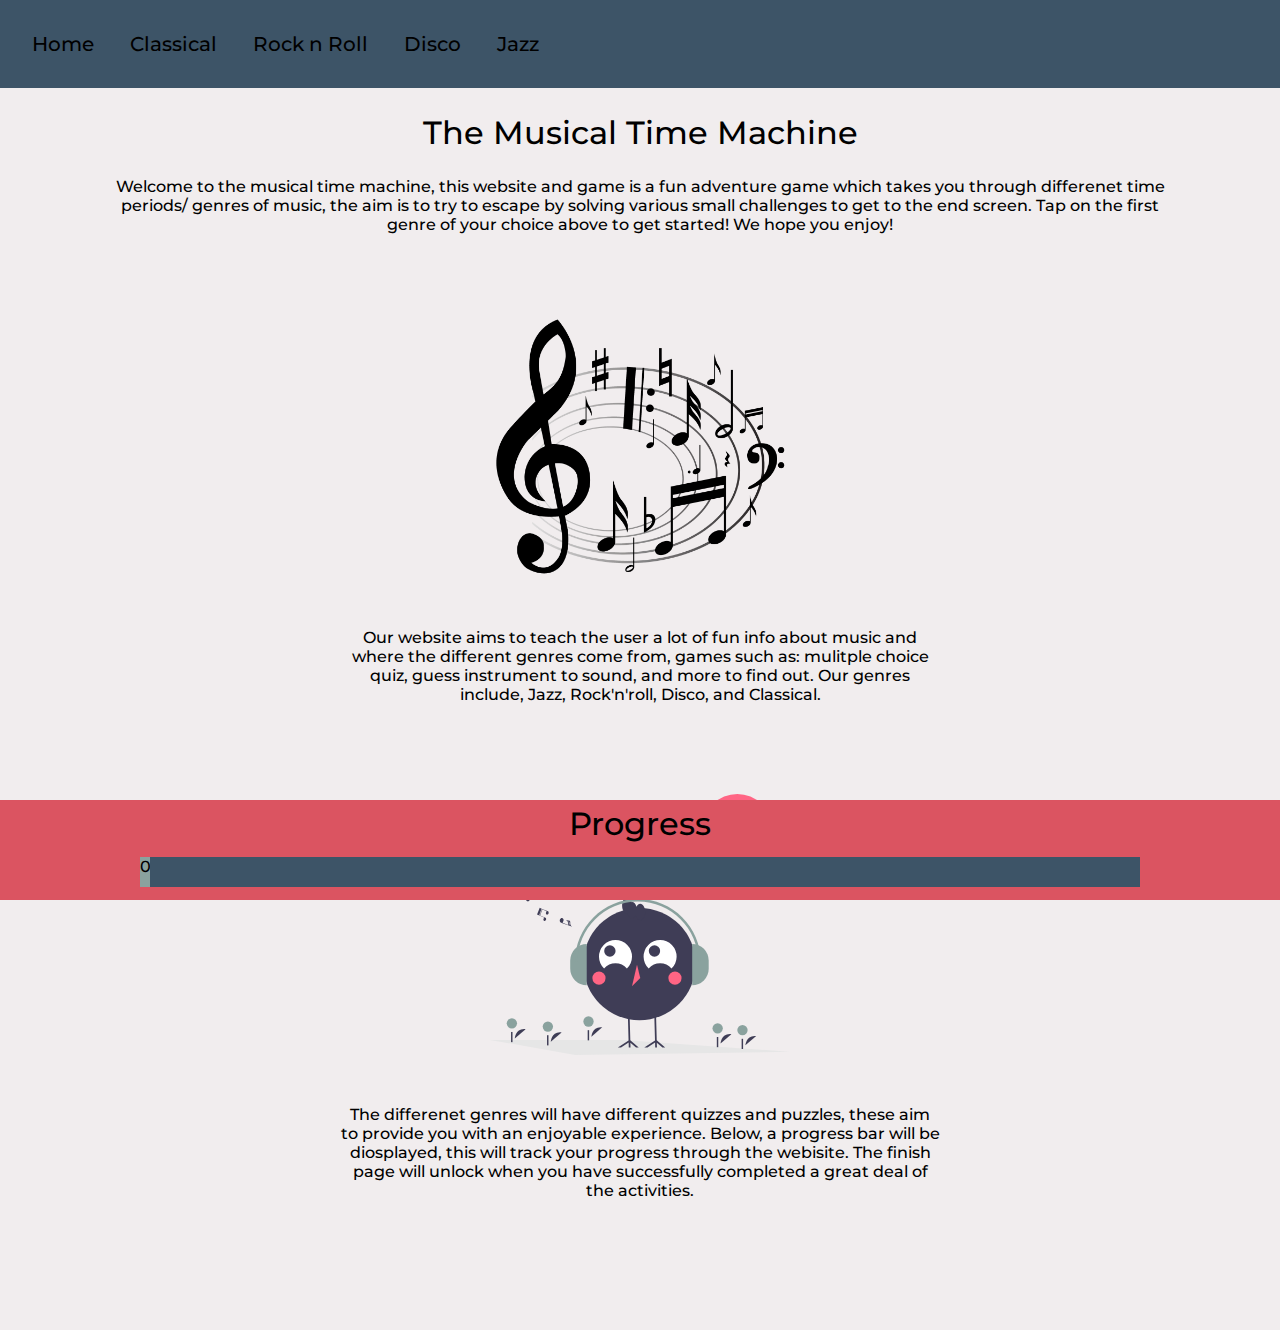
<file: index.html>
<!DOCTYPE html>
<html lang="en">
<head>
    <link rel="Stylesheet" href="Music_stylesheet.css">
    <meta charset="UTF-8">  
    <meta name="viewport" content="width=device-width, initial-scale=1.0"> 

    <link rel="preconnect" href="https://fonts.googleapis.com">
    <link rel="preconnect" href="https://fonts.gstatic.com" crossorigin>
    <link href="https://fonts.googleapis.com/css2?family=Inconsolata:wght@200..900&family=Instrument+Sans:ital,wght@0,400..700;1,400..700&family=Montserrat:ital,wght@0,100..900;1,100..900&family=Special+Gothic+Expanded+One&display=swap" rel="stylesheet">

    <title> The Musical Time Machine </title>
</head>

<body>
    <div id="navigation_bar">
        <ul>
            <li><a href='index.html'>Home</a></li>
            <li><a href='Classical.html'>Classical</a></li>
            <li><a href='Rock_n_roll.html'>Rock n Roll</a></li>
            <li><a href='Disco.html'>Disco</a></li>
            <li><a href='Jazz_Period.html'>Jazz</a></li>
        </ul>
    </div>

    <div id="index_description">
        <h1>The Musical Time Machine</h1>
        <p>Welcome to the musical time machine, this website and game is a fun adventure game which takes you through differenet time periods/ genres of music, the aim is to try to escape by solving various small challenges to get to the end screen. Tap on the first genre of your choice above to get started! We hope you enjoy!</p>
    </div>

    <section id="overview">
        <div class="overview-item">
            <img src="./Images/Musical_notes.png" alt="Musical Notes" width="250px">
            <p>Our website aims to teach the user a lot of fun info about music and where the different genres come from, games such as: mulitple choice quiz, guess instrument to sound, and more to find out. Our genres include, Jazz, Rock'n'roll, Disco, and Classical. </p>
        </div>

        <div class="overview-item">
            <img src="./Images/happy-music.svg" alt="Happy bird icon" width="250px">
            <p>The differenet genres will have different quizzes and puzzles, these aim to provide you with an enjoyable experience. Below, a progress bar will be diosplayed, this will track your progress through the webisite. The finish page will unlock when you have successfully completed a great deal of the activities. </p>
        </div>
    </section>

    <div id="footer">   <!-- This Section will contain the Progress Bar and any additional info to be added. -->
       <h1>Progress</h1>

       <div id="progressBar">
            <div id="userProgress"><p id="progressAmount"></p></div>
        </div>
    </div>

    <script src="script.js"></script>
</body>
</html>
</file>
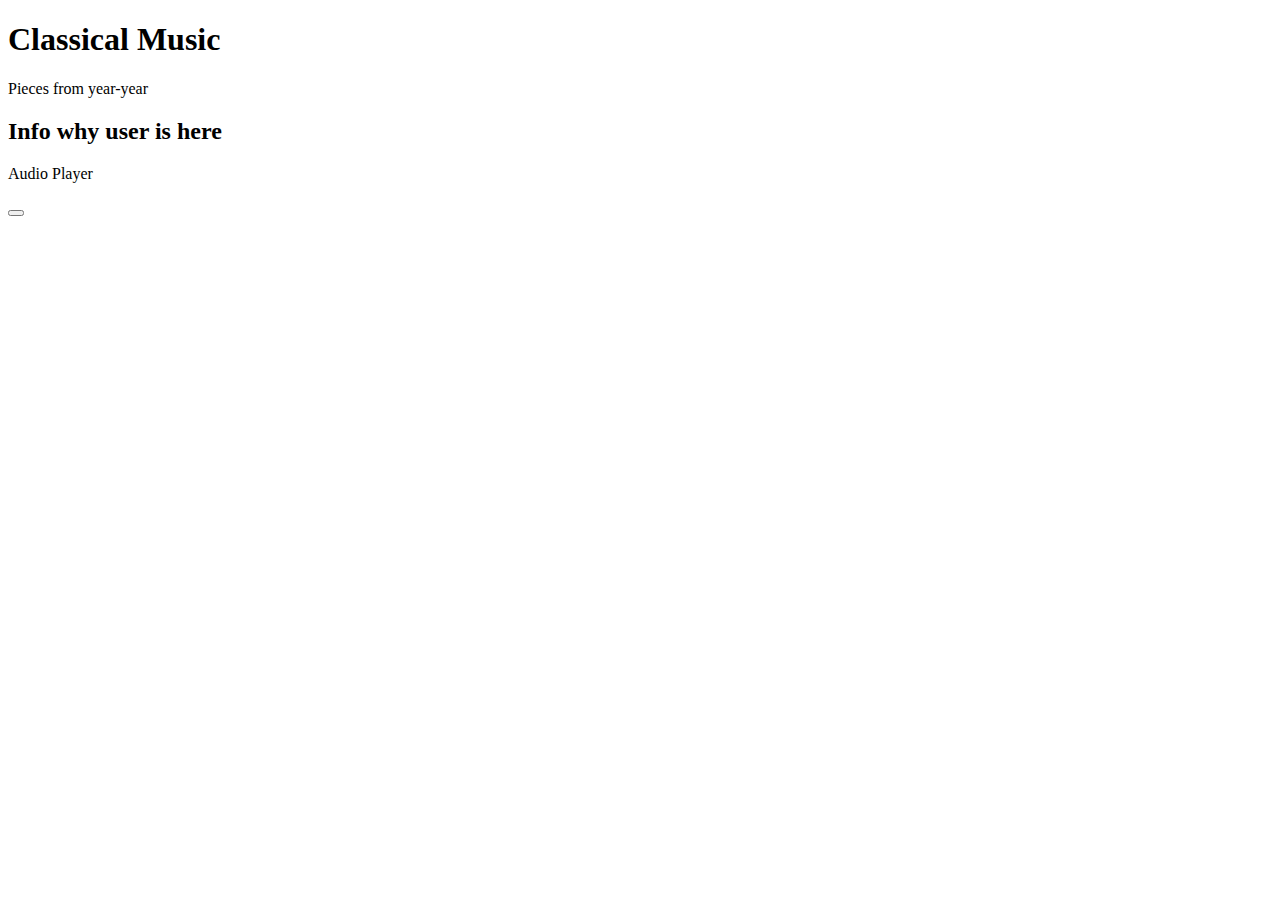
<file: classical.html>
<!DOCTYPE html>
<html lang="en">
<head>
    <meta charset="UTF-8">
    <meta name="viewport" content="width=device-width, initial-scale=1.0">
    <title>Classical</title>
</head>
<body>
    <h1>Classical Music</h1>
    <p>Pieces from year-year</p>

    <h2>Info why user is here</h2>

    <div id="audio-player-container">
        <p>Audio Player</p>
        <!-- swaps with pause icon -->
        <button id="play-icon"></button>
    </div>

    <div id="audio-options">
        
    </div>

    <section id="classical-quiz">
        <div id="quiz-question"></div>

        <div id="quiz-options">

        </div>
    </section>
</body>
</html>
</file>
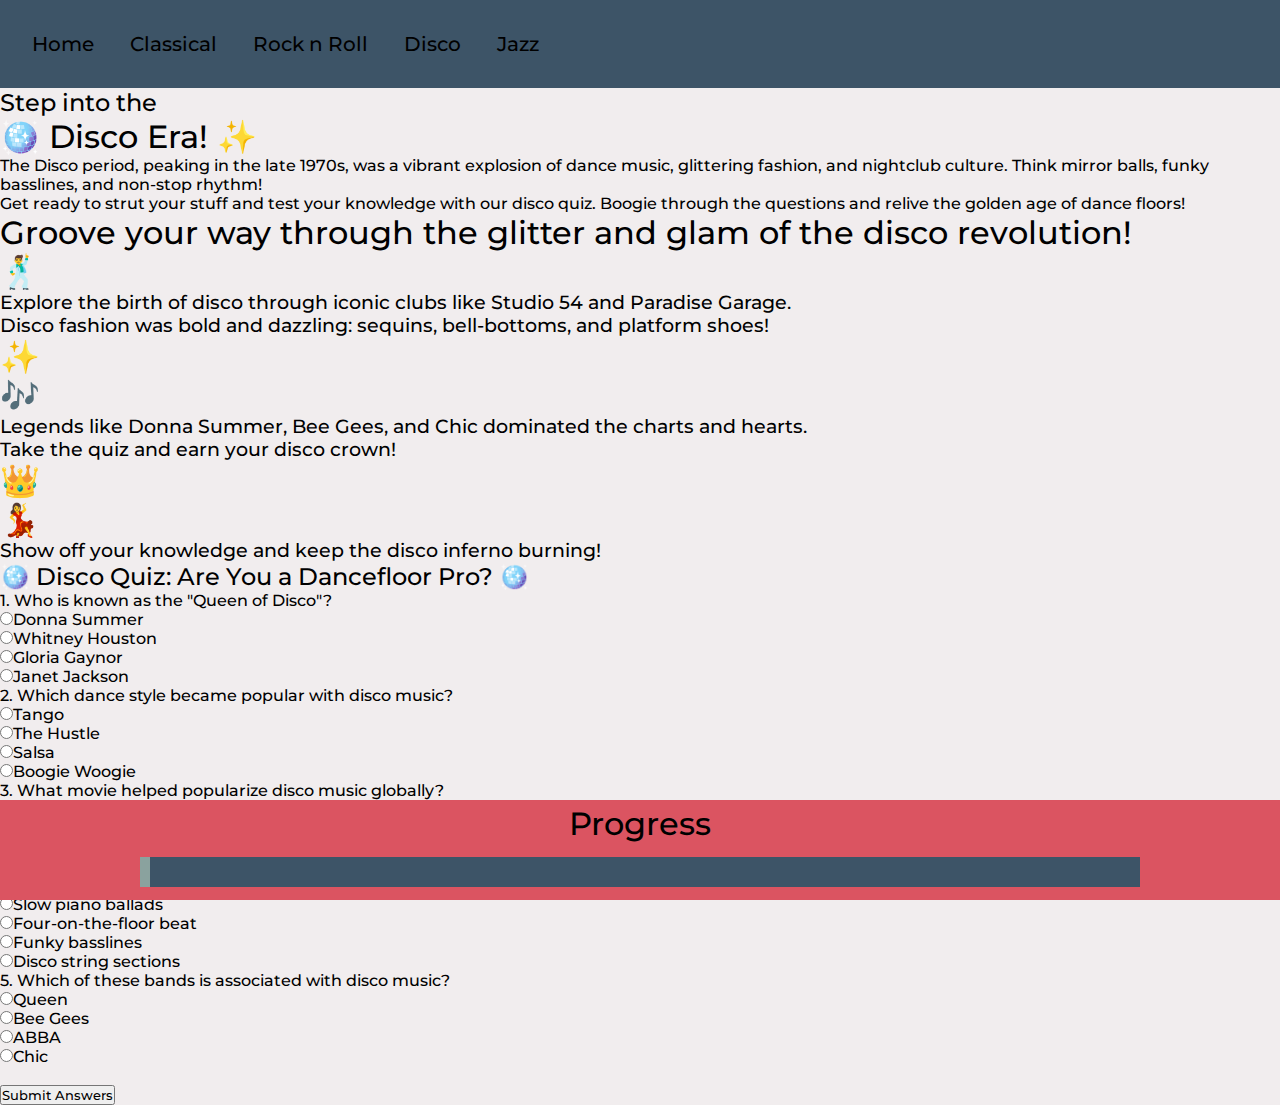
<file: disco.html>
<!DOCTYPE html> 
<html lang="en">
<head>
    <link rel="stylesheet" href="Music_stylesheet.css">
    <meta charset="UTF-8">  
    <meta name="viewport" content="width=device-width, initial-scale=1.0">

    <link rel="preconnect" href="https://fonts.googleapis.com">
    <link rel="preconnect" href="https://fonts.gstatic.com" crossorigin>
    <link href="https://fonts.googleapis.com/css2?family=Montserrat:wght@400;600&display=swap" rel="stylesheet">

    <title>Disco</title>
</head>
<body>
    <div id="navigation_bar">
        <ul>
            <li><a href='index.html'>Home</a></li>
            <li><a href='classical.html'>Classical</a></li>
            <li><a href='rock_n_roll.html'>Rock n Roll</a></li>
            <li><a href='disco.html'>Disco</a></li>
            <li><a href='Jazz_Period.html'>Jazz</a></li>
        </ul>
    </div>

    <section class="hero-container">
        <div class="hero-headline">
            <h2>Step into the</h2>
            <h1>🪩 Disco Era! ✨</h1>
        </div>
        <div class="hero-p-container">
            <div class="hero-p">
                <p>The Disco period, peaking in the late 1970s, was a vibrant explosion of dance music, glittering fashion, and nightclub culture. Think mirror balls, funky basslines, and non-stop rhythm!</p>
            </div>
            <div class="hero-p">
                <p>Get ready to strut your stuff and test your knowledge with our disco quiz. Boogie through the questions and relive the golden age of dance floors!</p>
            </div>
        </div>
    </section>

    <section class="transition">
        <h1>Groove your way through the glitter and glam of the disco revolution!</h1>
    </section>

    <section>
        <div class="timeline-grid">
            <div class="left-empty-ends"></div>
            <div class="right-empty-ends"></div>

            <div class="left">
                <h1>🕺</h1>
                <div class="left-text">
                    <h3>Explore the birth of disco through iconic clubs like Studio 54 and Paradise Garage.</h3>
                </div>
            </div>

            <div class="right-empty"></div>
            <div class="left-empty"></div>

            <div class="right">
                <div class="right-text">
                    <h3>Disco fashion was bold and dazzling: sequins, bell-bottoms, and platform shoes!</h3>
                </div>
                <h1>✨</h1>
            </div>

            <div class="left">
                <h1>🎶</h1>
                <div class="left-text">
                    <h3>Legends like Donna Summer, Bee Gees, and Chic dominated the charts and hearts.</h3>
                </div>
            </div>

            <div class="right-empty"></div>
            <div class="left-empty"></div>

            <div class="right">
                <div class="right-text">
                    <h3>Take the quiz and earn your disco crown!</h3>
                </div>
                <h1>👑</h1>
            </div>

            <div class="left">
                <h1>💃</h1>
                <div class="left-text">
                    <h3>Show off your knowledge and keep the disco inferno burning!</h3>
                </div>
            </div>

            <div class="right-empty"></div>
            <div class="left-empty-ends"></div>
            <div class="right-empty-ends"></div>
        </div>
    </section>

    <!-- Disco Quiz Section -->
    <section class="quiz-section">
        <div class="quiz-container">
            <h2>🪩 Disco Quiz: Are You a Dancefloor Pro? 🪩</h2>
            <form id="discoQuiz">
                <p>1. Who is known as the "Queen of Disco"?</p>
<label><input type="radio" name="q1" value="donna">Donna Summer</label><br>
<label><input type="radio" name="q1" value="whitney">Whitney Houston</label><br>
<label><input type="radio" name="q1" value="gloria">Gloria Gaynor</label><br>
<label><input type="radio" name="q1" value="janet">Janet Jackson</label><br>

<p>2. Which dance style became popular with disco music?</p>
<label><input type="radio" name="q2" value="tango">Tango</label><br>
<label><input type="radio" name="q2" value="hustle">The Hustle</label><br>
<label><input type="radio" name="q2" value="salsa">Salsa</label><br>
<label><input type="radio" name="q2" value="boogie">Boogie Woogie</label><br>

<p>3. What movie helped popularize disco music globally?</p>
<label><input type="radio" name="q3" value="saturday">Saturday Night Fever</label><br>
<label><input type="radio" name="q3" value="grease">Grease</label><br>
<label><input type="radio" name="q3" value="fame">Fame</label><br>
<label><input type="radio" name="q3" value="flashdance">Flashdance</label><br>

<p>4. What is a common disco music feature?</p>
<label><input type="radio" name="q4" value="slow">Slow piano ballads</label><br>
<label><input type="radio" name="q4" value="beat">Four-on-the-floor beat</label><br>
<label><input type="radio" name="q4" value="funk">Funky basslines</label><br>
<label><input type="radio" name="q4" value="disco">Disco string sections</label><br>

<p>5. Which of these bands is associated with disco music?</p>
<label><input type="radio" name="q5" value="queen">Queen</label><br>
<label><input type="radio" name="q5" value="beegees">Bee Gees</label><br>
<label><input type="radio" name="q5" value="abba">ABBA</label><br>
<label><input type="radio" name="q5" value="chic">Chic</label><br>
                <br>
                <button type="button" class="start-button" onclick="gradeQuiz()">Submit Answers</button>
                <p id="quizResult"></p>
            </form>
        </div>
    </section>

    <!-- Footer -->
    <div id="footer">
        <h1>Progress</h1>
        <div id="progressBar">
            <div id="userProgress"><p id="progressAmount"></p></div>
        </div>
    </div>

    <script>
        function gradeQuiz() {
            let score = 0;
            const correctAnswers = {
                q1: "donna",
                q2: "hustle",
                q3: "saturday",
                q4: "beat",
                q5: "beegees"
            };
            for (let q in correctAnswers) {
                const answer = document.querySelector(`input[name="${q}"]:checked`);
                if (answer && answer.value === correctAnswers[q]) score++;
            }
            document.getElementById("quizResult").textContent = `You scored ${score}/5! 🕺`;
        }
    </script>
</body>
</html>
</file>
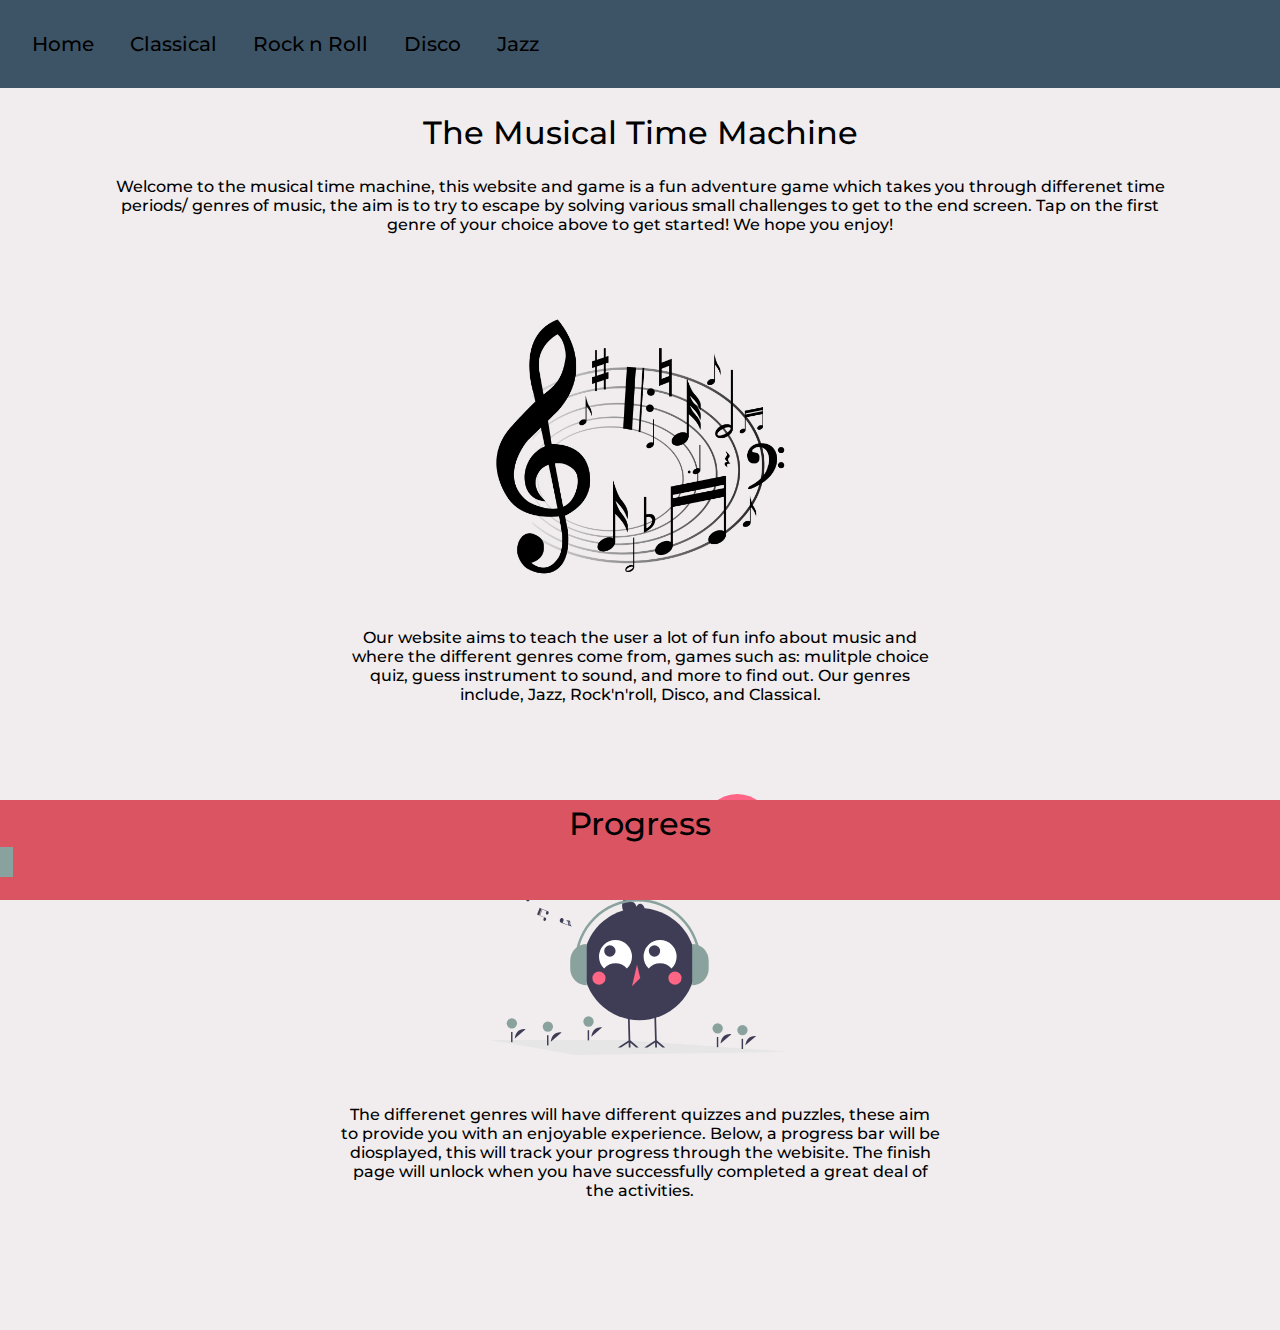
<file: Main.html>
<!DOCTYPE html>
<html lang="en">
<head>
    <link rel="Stylesheet" href="Music_stylesheet.css">
    <meta charset="UTF-8">  
    <meta name="viewport" content="width=device-width, initial-scale=1.0"> 

    <link rel="preconnect" href="https://fonts.googleapis.com">
    <link rel="preconnect" href="https://fonts.gstatic.com" crossorigin>
    <link href="https://fonts.googleapis.com/css2?family=Inconsolata:wght@200..900&family=Instrument+Sans:ital,wght@0,400..700;1,400..700&family=Montserrat:ital,wght@0,100..900;1,100..900&family=Special+Gothic+Expanded+One&display=swap" rel="stylesheet">

    <title> The Musical Time Machine </title>
</head>

<body>
    <div id="navigation_bar">
        <ul>
            <li><a href='Main.html'>Home</a></li>
            <li><a href='Classical.html'>Classical</a></li>
            <li><a href='Rock_n_roll.html'>Rock n Roll</a></li>
            <li><a href='Disco.html'>Disco</a></li>
            <li><a href='Jazz_Period.html'>Jazz</a></li>
        </ul>
    </div>

    <div id="index_description">
        <h1>The Musical Time Machine</h1>
        <p>Welcome to the musical time machine, this website and game is a fun adventure game which takes you through differenet time periods/ genres of music, the aim is to try to escape by solving various small challenges to get to the end screen. Tap on the first genre of your choice above to get started! We hope you enjoy!</p>
    </div>

    <section id="overview">
        <div class="overview-item">
            <img class="test1" src="./Images/Musical_notes.png" alt="Musical_notes_Image_1" width="250px">
            <p>Our website aims to teach the user a lot of fun info about music and where the different genres come from, games such as: mulitple choice quiz, guess instrument to sound, and more to find out. Our genres include, Jazz, Rock'n'roll, Disco, and Classical. </p>
        </div>

        <div class="overview-item">
            <img class="test2" src="./Images/happy-music.svg" alt="Musical_notes_Image_2" width="250px">
            <p>The differenet genres will have different quizzes and puzzles, these aim to provide you with an enjoyable experience. Below, a progress bar will be diosplayed, this will track your progress through the webisite. The finish page will unlock when you have successfully completed a great deal of the activities. </p>
        </div>
    </section>

    <div id="footer">   <!-- This Section will contain the Progress Bar and any additional info to be added. -->
       <h1>Progress</h1>

       <div id="userProgress">
            <div id="progressBar"></div>
        </div>
    </div>
</body>
</html>
</file>
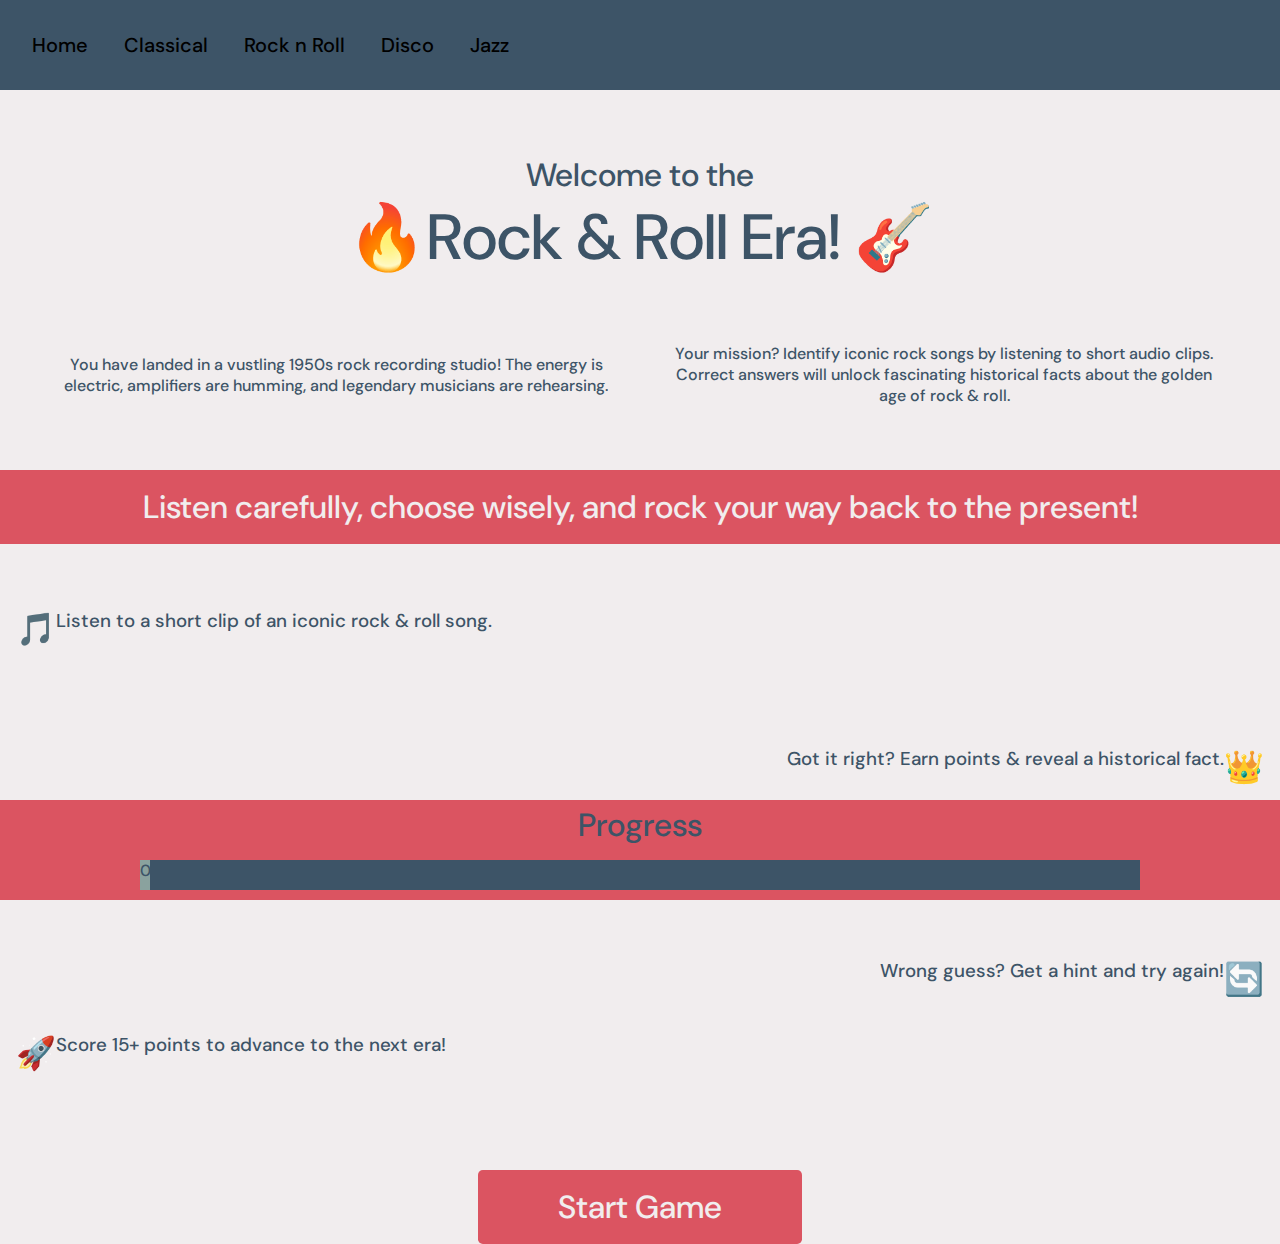
<file: rock_n_roll.html>
<!DOCTYPE html>
<html lang="en">
<head>
    <link rel="Stylesheet" href="Music_stylesheet.css">
    <link rel="stylesheet" href="rock_n_roll.css">
    <meta charset="UTF-8">  
    <meta name="viewport" content="width=device-width, initial-scale=1.0">
    
    <link rel="preconnect" href="https://fonts.googleapis.com">
    <link rel="preconnect" href="https://fonts.gstatic.com" crossorigin>
    <link href="https://fonts.googleapis.com/css2?family=Inconsolata:wght@200..900&family=Instrument+Sans:ital,wght@0,400..700;1,400..700&family=Montserrat:ital,wght@0,100..900;1,100..900&family=Special+Gothic+Expanded+One&display=swap" rel="stylesheet">

    <title>Rock n Roll</title>
</head>
<body>
    <div id="navigation_bar">
        <ul>
            <li><a href='index.html'>Home</a></li>
            <li><a href='classical.html'>Classical</a></li>
            <li><a href='rock_n_roll.html'>Rock n Roll</a></li>
            <li><a href='disco.html'>Disco</a></li>
            <li><a href='Jazz_Period.html'>Jazz</a></li>
        </ul>
    </div>
    <section class="hero-container">
        <div class="hero-headline">
            <h2>Welcome to the</h2>
            <h1>🔥Rock & Roll Era! 🎸</h1>
        </div>
        <div class="hero-p-container">
            <div class="hero-p">
                <p>You have landed in a vustling 1950s rock recording studio! The energy is electric, amplifiers are humming, and legendary musicians are rehearsing.</p>
            </div>
            <div class="hero-p">
                <p>Your mission? Identify iconic rock songs by listening to short audio clips. Correct answers will unlock fascinating historical facts about the golden age of rock & roll.</p>
            </div>
        </div>
    </section>
    <section class="transition">
        <h1>Listen carefully, choose wisely, and rock your way back to the present!</h1>
    </section>
    <section>
        <div class="timeline-grid">
            <div class="left-empty-ends"></div>
            <div class="right-empty-ends"></div>
            <div class="left">
                <h1>🎵</h1>
                <div class="left-text">
                    <h3>Listen to a short clip of an iconic rock & roll song.</h3>
                </div>
            </div>
            <div class="right-empty"></div>
            <div class="left-empty"></div>
            <div class="right">
                <div class="right-text">
                    <h3>Got it right? Earn points & reveal a historical fact.</h3>
                </div>
                <h1>👑</h1>
            </div>
            <div class="left">
                <h1>🎧</h1>
                <div class="left-text">
                    <h3>Select the correct song title from four multiple‑choice options.</h3>
                </div>
            </div>
            <div class="right-empty"></div>
            <div class="left-empty"></div>
            <div class="right">
                <div class="right-text">
                    <h3>Wrong guess? Get a hint and try again!</h3>
                </div>
                <h1>🔄</h1>
            </div>
            <div class="left">
                <h1>🚀</h1>
                <div class="left-text">
                    <h3>Score 15+ points to advance to the next era!</h3>
                </div>
            </div>
            <div class="right-empty"></div>
            <div class="left-empty-ends"></div>
            <div class="right-empty-ends"></div>
        </div>
        <div class="flex-container">
            <a href="rock-quiz.html">
                <button class="start-button">Start Game</button>
            </a>
        </div>
    </section>

    
    <div id="footer">   <!-- This Section will contain the Progress Bar and any additional info to be added. -->
        <h1>Progress</h1>
 
        <div id="progressBar">
             <div id="userProgress"><p id="progressAmount"></p></div>
         </div>
     </div>
 
     <script src="script.js"></script>
</body>
</html>
</file>
<file: Music_stylesheet.css>
/*Stylesheet.css*/
* {                            
    margin: 0;       
    padding: 0;    
    overflow-x: hidden; 

    font-family: "Montserrat", sans-serif;
    font-optical-sizing: auto;
    font-weight: 500;
    font-style: normal;
}

body {
    background-color: #F1EDEE;
}

/* Section containing styling of Nav bar*/

#navigation_bar ul {     
    font-size: 20px;                              
    list-style-type: none;         
    margin: 0;                          
    padding: 0;                         
    display: flex;                 
}

#navigation_bar li :hover {                            
    background-color: #f1edee9e;  
    border-radius: 10px;      
    color: black;                     
}

#navigation_bar ul {       
    width: 100vw;                             
    justify-content: flex-start;
    align-items: center;
    background-color: #3D5467;        
    padding: 14px;             
}

#navigation_bar a {              
    display: flex;                  
    text-decoration: none;          
    padding: 18px ; 
    color: black;                   
}


/*End of Section */
#index_description {
    text-align: center;
    padding: 0 100px;
}

#index_description h1 {
    padding: 25px;
}
/*--------------------------------------------------------*/
#jazz_subgenres  {
    padding: 20px;
}
/*--------------------------------------------------------*/

/*Section containing styling for main Page*/

#overview {
    padding: 80px 225px;
    display: flex;
    justify-content: space-around;
    align-items: flex-start;
    gap: 40px;
    flex-wrap: wrap;
}

.overview-item {
    display: flex;
    flex-direction: column;
    align-items: center;
    text-align: center;
}

.overview-item img {
    width: 100%;
    height: auto;
    max-width: 300px;
}

#overview p {
    padding: 50px;
    max-width: 600px;
}

#footer {
    position: fixed;
    bottom: 0;
    width: 100vw;
    text-align: center;
    background-color: #DB5461;
    height: 100px;
}

#footer h1 {
    padding: 4px;
}

#progressBar {
    width: 1000px;
    margin: 10px auto;
    background-color: #3D5467;
}

#userProgress {
    width: 1%;
    height: 30px;
    background-color: #8AA29E;
}
</file>
<file: rock_n_roll.css>
@import url('https://fonts.googleapis.com/css2?family=DM+Sans:ital,opsz,wght@0,9..40,100..1000;1,9..40,100..1000&family=Raleway:ital,wght@0,100..900;1,100..900&family=Sono:wght@200..800&display=swap');

* {
    box-sizing:border-box;
    font-family: "DM Sans", sans-serif;
}

:root {
    --indian-red: #DB5461;
    --dim-gray: #686963;
    --cambridge-blue: #8AA29E;
    --charcoal: #3D5467;
    --white-smoke: #F1EDEE;
}
body {
    margin: 0;
    padding: 0;
    color: var(--charcoal);
    background-color: var(--white-smoke);
}

.hero-container {
    height: 100%;
    display: flex;
    flex-direction: column;
    align-items: center;
    text-align: center;
    padding: 2rem;
}

.hero-headline {
    margin: 2rem;
}
.hero-headline h1 {
    font-size: 4rem;
}

.hero-headline h2 {
    font-size: 2rem;
}

.hero-p-container {
    display: flex;
    flex-wrap: wrap;
    align-items: center;
    justify-content: flex-start;
}

.hero-p {
    flex: 1 1 300px;
    background: var(--white-smoke);
    padding: 2rem;
}

.transition {
    background: var(--indian-red);
    color: var(--white-smoke);
    text-align: center;
    width: 100%;
    padding: 1rem;
}

.timeline-grid {
    display: flex;
    flex-direction: column;
    gap: 2rem;
    max-width: 100%;
    overflow-x: hidden;
}

.timeline-grid .left,
.timeline-grid .right {
    display: flex;
    justify-content: center;
    padding-inline: 1rem;
}

.item {
    display: flex;
    flex-wrap: wrap;
    align-items: center;
    justify-content: center;
    gap: 1rem;
    max-width: 100%;
}

.item h1 {
    font-size: 2.5rem;
    margin: 0;
}

.item-text {
    flex: 1 1 300px;
    min-width: 0;
    text-align: center;
    padding: 1rem;
    border-bottom: 2px solid var(--indian-red);
    word-break: break-word;
}

@media (min-width: 800px) {
    .timeline-grid .left {
        justify-content: flex-start;
    }

    .timeline-grid .right {
        justify-content: flex-end;
    }

    .item {
        justify-content: space-between;
        gap: 2rem;
    }

    .item-text {
        text-align: right;
    }
}

.flex-container {
    display: flex;
    justify-content: center;
}

.start-button {
    font-size: xx-large;
    padding: 1rem 5rem 1rem 5rem;
    color: var(--white-smoke);
    background-color: var(--indian-red);
    border-style: none;
    border-radius: 0.3rem;
}

.start-button:hover {
    box-shadow: 0.5rem 0.5rem 2rem var(--indian-red);
}

.padding-block {
    padding-block: 5rem;
}

.padding-block-sm {
    padding-block: 2rem;
}

.padding-block-xxl {
    padding-block: 10rem;
}

.container {
    --max-width: 1110px;
    --padding: 2.5rem;

    width: min(var(--max-width), 100% - (var(--padding) * 2));
    margin-inline: auto;
}

.even-columns {
    display: grid;
    gap: 1rem;
}

@media (min-width: 50em) {
    .even-columns {
        grid-auto-flow: column;
        grid-auto-columns: 1fr;
    }
}

.quiz {
    display: none;
    flex-direction: column;
    align-items: center;
    /*height: 100vh;*/
    padding-top: 5rem;
    padding-bottom: 10rem;
    gap: 1rem;
}

.quiz ul {
    display: flex;
    flex-direction: column;
    max-width: 15rem;
}

#question {
    font-size: 2.5rem;
    color: var(--charcoal);
    text-align: start;
    margin: 0;
}

#options button {
    width: 100%;
    padding: 1rem;
    margin: 0.5rem 0;
    font-family: 'Montserrat', sans-serif;
    background-color: var(--charcoal);
    color: var(--white-smoke);
    border: none;
    border-radius: 0.5rem;
    cursor: pointer;
    transition: transform 0.2s ease, background-color 0.2s ease;
}

#options button:hover,
#options button:focus {
    transform: translateY(-2px);
    background-color: var(--cambridge-blue);
}

#options button:disabled {
    background-color: var(--white-smoke);
    color: var(--dim-gray);
    cursor: not-allowed;
    opacity: 0.6;
    transform: none;
}

#player {
    position: relative;
    width: 100%;
    height: 0;
    overflow: hidden;
}

#playPause {
    min-width: 15rem;
    padding: 1rem;
    margin: 0.5rem 0;
    font-family: 'Montserrat', sans-serif;
    background-color: var(--indian-red);
    color: var(--white-smoke);
    border: none;
    border-radius: 0.5rem;
    cursor: pointer;
    transition: transform 0.2s ease, background-color 0.2s ease;
}

.equal-columns {
    display: grid;
    grid-template-columns: repeat(auto-fit, minmax(0, 1fr));
    align-items: start;
    gap: 1rem;
    padding: 2rem;
}

@media (max-width:50em){
    .equal-columns{
        grid-template-columns:1fr;
    }
}

.column-right {
    display: flex;
    flex-direction: column;
    align-items: center;
}

.column-right[hidden] {
    display: none;
}

.column-right img {
    display: block;
    max-height: 20rem;
    aspect-ratio: 3/4;
    /*width: 100%;*/
    object-fit: cover;
}

.equal-columns:has(.column-right[hidden]) .column-left{
    display:flex;
    flex-direction:column;
    align-items:center;
    justify-content:center;
    gap:1.5rem;
    text-align: center;
}

.equal-columns:has(.column-right[hidden]) #question{
    text-align:center;
}


.equal-columns:has(.column-right[hidden]) #options{
    margin-inline:auto;
}


#results{
    text-align:center;
    padding-bottom: 10rem;
}

.genre-links{
    display:flex;
    flex-wrap:wrap;
    justify-content:center;
    gap:1rem;
    margin-block:2rem;
}

.genre-links a{
    padding:.8rem 1.6rem;
    background:var(--indian-red);
    color:var(--white-smoke);
    text-decoration:none;
    border-radius:.5rem;
    transition:transform .15s;
}

#play-again{
    padding:.6rem 1.4rem;
    background:var(--charcoal);
    color:var(--white-smoke);
    border:none;
    border-radius:.5rem;
    cursor:pointer;
}
</file>
